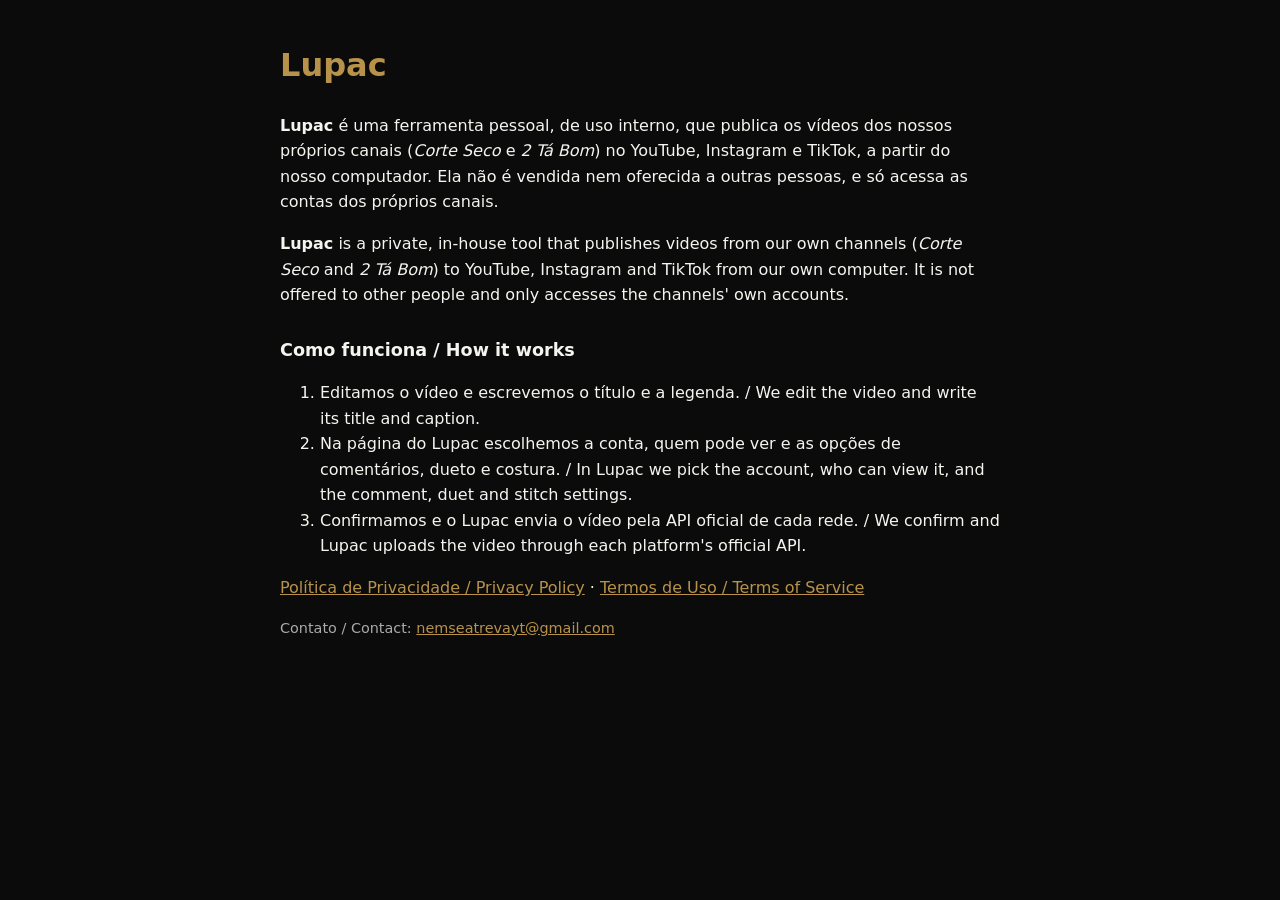
<file: index.html>
<!doctype html>
<html lang="pt-BR">
<head>
<meta charset="utf-8">
<meta name="viewport" content="width=device-width, initial-scale=1">
<title>Lupac</title>
<link rel="stylesheet" href="estilo.css">
</head>
<body>
<main>
<h1>Lupac</h1>
<p><strong>Lupac</strong> é uma ferramenta pessoal, de uso interno, que publica os vídeos dos nossos próprios canais
(<em>Corte Seco</em> e <em>2 Tá Bom</em>) no YouTube, Instagram e TikTok, a partir do nosso computador.
Ela não é vendida nem oferecida a outras pessoas, e só acessa as contas dos próprios canais.</p>
<p lang="en"><strong>Lupac</strong> is a private, in-house tool that publishes videos from our own channels
(<em>Corte Seco</em> and <em>2 Tá Bom</em>) to YouTube, Instagram and TikTok from our own computer. It is not offered
to other people and only accesses the channels' own accounts.</p>
<h2>Como funciona / How it works</h2>
<ol>
<li>Editamos o vídeo e escrevemos o título e a legenda. / We edit the video and write its title and caption.</li>
<li>Na página do Lupac escolhemos a conta, quem pode ver e as opções de comentários, dueto e costura. /
In Lupac we pick the account, who can view it, and the comment, duet and stitch settings.</li>
<li>Confirmamos e o Lupac envia o vídeo pela API oficial de cada rede. / We confirm and Lupac uploads the video through
each platform's official API.</li>
</ol>
<p><a href="privacidade.html">Política de Privacidade / Privacy Policy</a> ·
<a href="termos.html">Termos de Uso / Terms of Service</a></p>
<p class="contato">Contato / Contact: <a href="mailto:nemseatrevayt@gmail.com">nemseatrevayt@gmail.com</a></p>
</main>
</body>
</html>
</file>
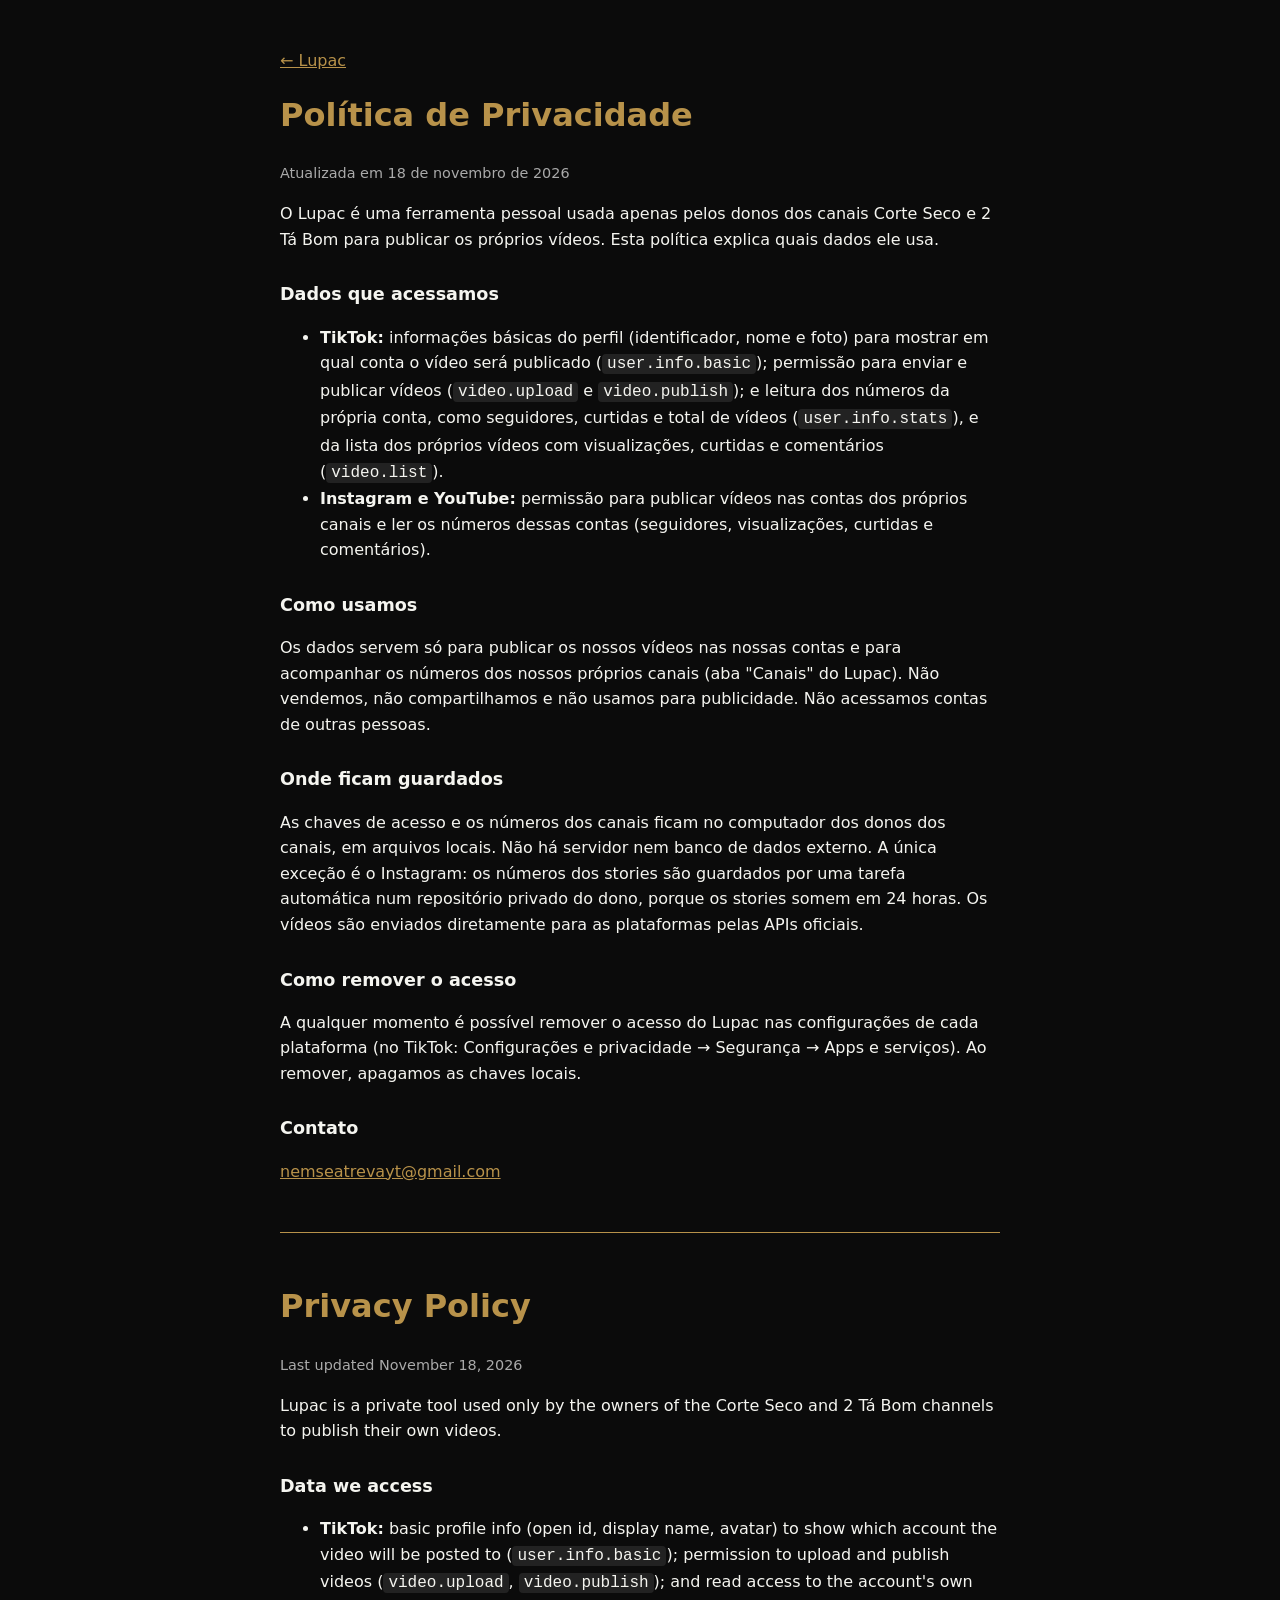
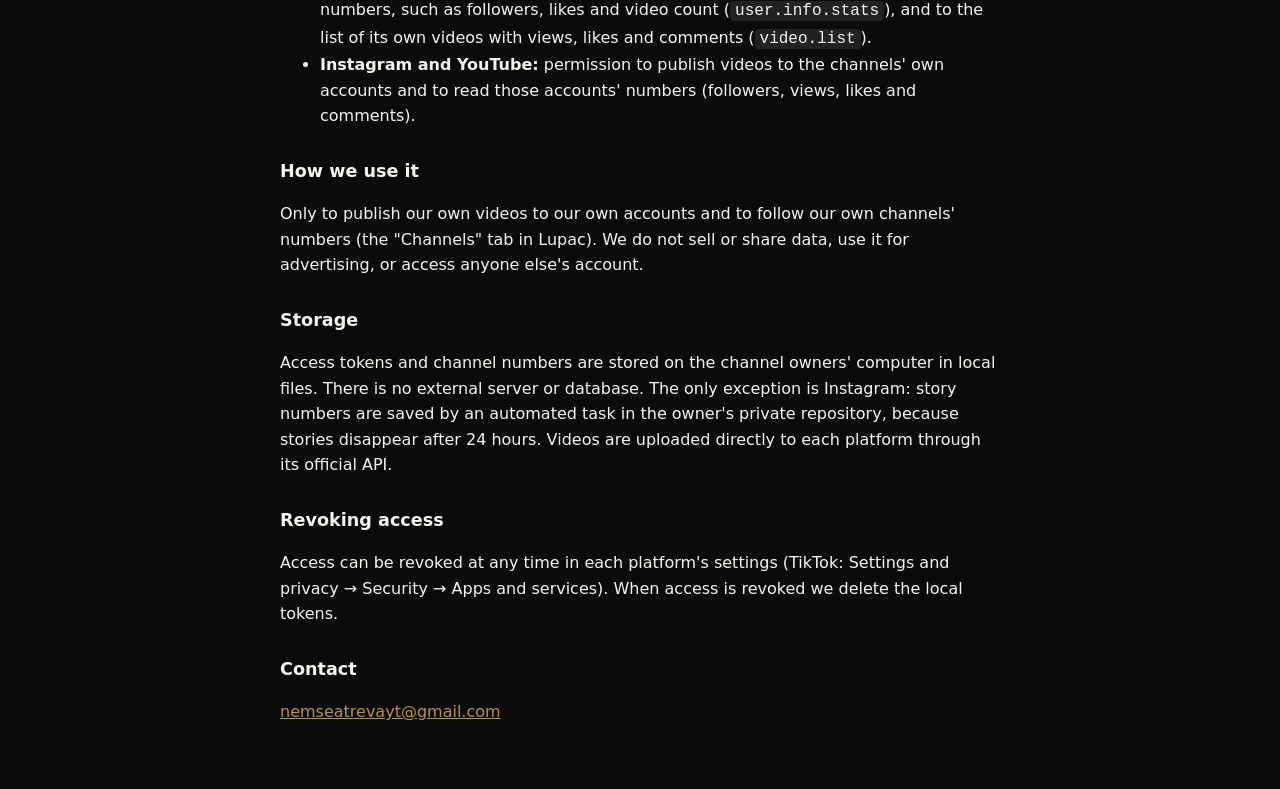
<file: privacidade.html>
<!doctype html>
<html lang="pt-BR">
<head>
<meta charset="utf-8">
<meta name="viewport" content="width=device-width, initial-scale=1">
<title>Lupac · Privacidade</title>
<link rel="stylesheet" href="estilo.css">
</head>
<body>
<main>
<p><a href="index.html">← Lupac</a></p>
<h1>Política de Privacidade</h1>
<p class="data">Atualizada em 18 de novembro de 2026</p>
<p>O Lupac é uma ferramenta pessoal usada apenas pelos donos dos canais Corte Seco e 2 Tá Bom para publicar os próprios
vídeos. Esta política explica quais dados ele usa.</p>
<h2>Dados que acessamos</h2>
<ul>
<li><strong>TikTok:</strong> informações básicas do perfil (identificador, nome e foto) para mostrar em qual conta o vídeo
será publicado (<code>user.info.basic</code>); permissão para enviar e publicar vídeos (<code>video.upload</code> e
<code>video.publish</code>); e leitura dos números da própria conta, como seguidores, curtidas e total de vídeos
(<code>user.info.stats</code>), e da lista dos próprios vídeos com visualizações, curtidas e comentários
(<code>video.list</code>).</li>
<li><strong>Instagram e YouTube:</strong> permissão para publicar vídeos nas contas dos próprios canais e ler os números
dessas contas (seguidores, visualizações, curtidas e comentários).</li>
</ul>
<h2>Como usamos</h2>
<p>Os dados servem só para publicar os nossos vídeos nas nossas contas e para acompanhar os números dos nossos próprios
canais (aba "Canais" do Lupac). Não vendemos, não compartilhamos e não usamos para publicidade. Não acessamos contas de
outras pessoas.</p>
<h2>Onde ficam guardados</h2>
<p>As chaves de acesso e os números dos canais ficam no computador dos donos dos canais, em arquivos locais. Não há
servidor nem banco de dados externo. A única exceção é o Instagram: os números dos stories são guardados por uma tarefa
automática num repositório privado do dono, porque os stories somem em 24 horas. Os vídeos são enviados diretamente para
as plataformas pelas APIs oficiais.</p>
<h2>Como remover o acesso</h2>
<p>A qualquer momento é possível remover o acesso do Lupac nas configurações de cada plataforma (no TikTok: Configurações
e privacidade → Segurança → Apps e serviços). Ao remover, apagamos as chaves locais.</p>
<h2>Contato</h2>
<p><a href="mailto:nemseatrevayt@gmail.com">nemseatrevayt@gmail.com</a></p>

<hr>
<h1 lang="en">Privacy Policy</h1>
<div lang="en">
<p class="data">Last updated November 18, 2026</p>
<p>Lupac is a private tool used only by the owners of the Corte Seco and 2 Tá Bom channels to publish their own videos.</p>
<h2>Data we access</h2>
<ul>
<li><strong>TikTok:</strong> basic profile info (open id, display name, avatar) to show which account the video will be
posted to (<code>user.info.basic</code>); permission to upload and publish videos (<code>video.upload</code>,
<code>video.publish</code>); and read access to the account's own numbers, such as followers, likes and video count
(<code>user.info.stats</code>), and to the list of its own videos with views, likes and comments
(<code>video.list</code>).</li>
<li><strong>Instagram and YouTube:</strong> permission to publish videos to the channels' own accounts and to read those
accounts' numbers (followers, views, likes and comments).</li>
</ul>
<h2>How we use it</h2>
<p>Only to publish our own videos to our own accounts and to follow our own channels' numbers (the "Channels" tab in
Lupac). We do not sell or share data, use it for advertising, or access anyone else's account.</p>
<h2>Storage</h2>
<p>Access tokens and channel numbers are stored on the channel owners' computer in local files. There is no external
server or database. The only exception is Instagram: story numbers are saved by an automated task in the owner's private
repository, because stories disappear after 24 hours. Videos are uploaded directly to each platform through its official
API.</p>
<h2>Revoking access</h2>
<p>Access can be revoked at any time in each platform's settings (TikTok: Settings and privacy → Security → Apps and
services). When access is revoked we delete the local tokens.</p>
<h2>Contact</h2>
<p><a href="mailto:nemseatrevayt@gmail.com">nemseatrevayt@gmail.com</a></p>
</div>
</main>
</body>
</html>
</file>
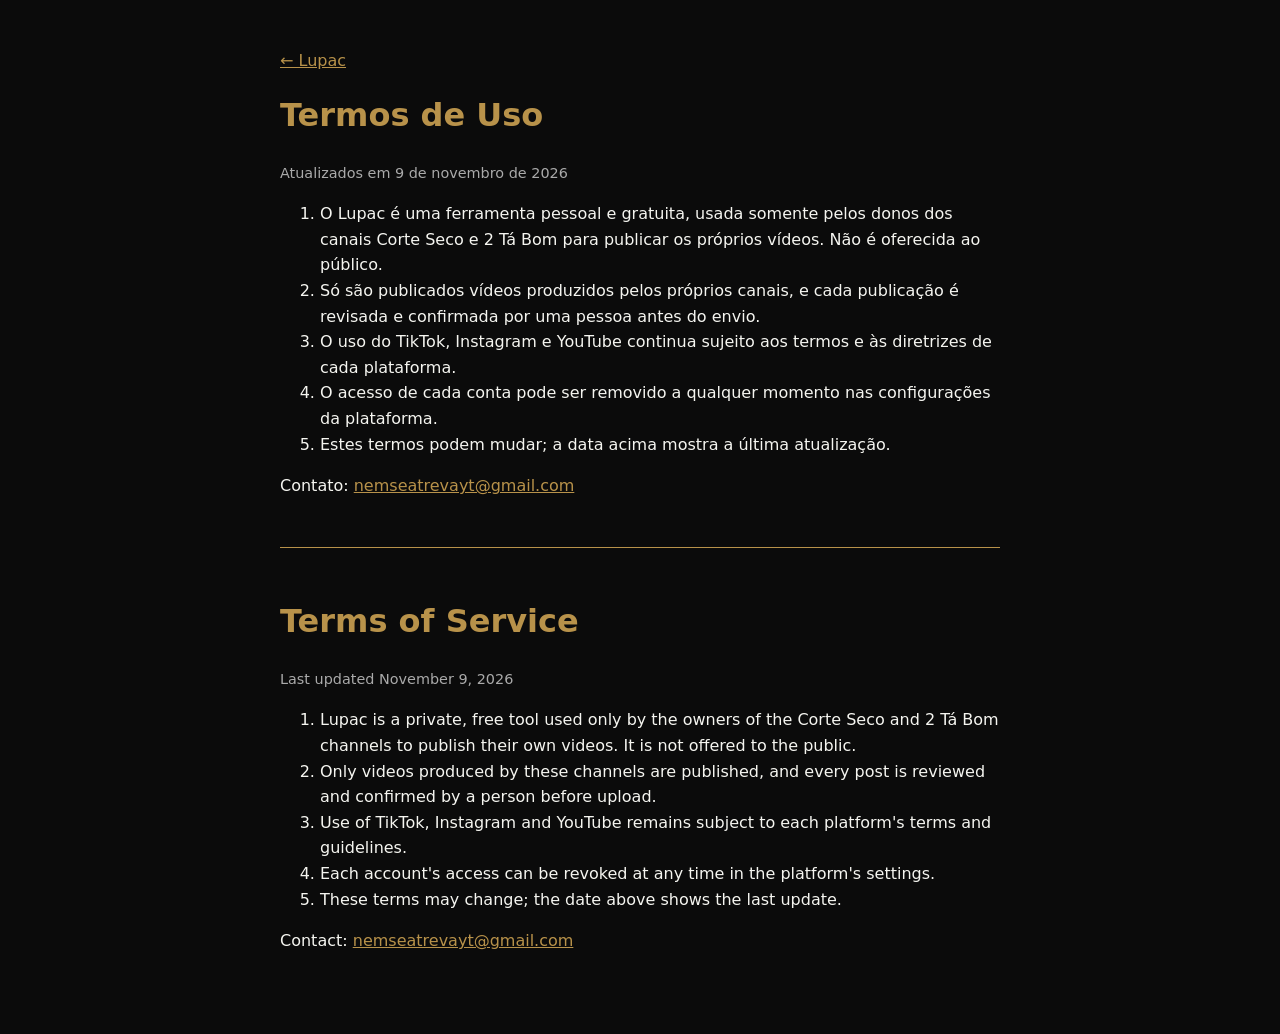
<file: termos.html>
<!doctype html>
<html lang="pt-BR">
<head>
<meta charset="utf-8">
<meta name="viewport" content="width=device-width, initial-scale=1">
<title>Lupac · Termos</title>
<link rel="stylesheet" href="estilo.css">
</head>
<body>
<main>
<p><a href="index.html">← Lupac</a></p>
<h1>Termos de Uso</h1>
<p class="data">Atualizados em 9 de novembro de 2026</p>
<ol>
<li>O Lupac é uma ferramenta pessoal e gratuita, usada somente pelos donos dos canais Corte Seco e 2 Tá Bom para publicar
os próprios vídeos. Não é oferecida ao público.</li>
<li>Só são publicados vídeos produzidos pelos próprios canais, e cada publicação é revisada e confirmada por uma pessoa
antes do envio.</li>
<li>O uso do TikTok, Instagram e YouTube continua sujeito aos termos e às diretrizes de cada plataforma.</li>
<li>O acesso de cada conta pode ser removido a qualquer momento nas configurações da plataforma.</li>
<li>Estes termos podem mudar; a data acima mostra a última atualização.</li>
</ol>
<p>Contato: <a href="mailto:nemseatrevayt@gmail.com">nemseatrevayt@gmail.com</a></p>

<hr>
<h1 lang="en">Terms of Service</h1>
<div lang="en">
<p class="data">Last updated November 9, 2026</p>
<ol>
<li>Lupac is a private, free tool used only by the owners of the Corte Seco and 2 Tá Bom channels to publish their own
videos. It is not offered to the public.</li>
<li>Only videos produced by these channels are published, and every post is reviewed and confirmed by a person before
upload.</li>
<li>Use of TikTok, Instagram and YouTube remains subject to each platform's terms and guidelines.</li>
<li>Each account's access can be revoked at any time in the platform's settings.</li>
<li>These terms may change; the date above shows the last update.</li>
</ol>
<p>Contact: <a href="mailto:nemseatrevayt@gmail.com">nemseatrevayt@gmail.com</a></p>
</div>
</main>
</body>
</html>
</file>
<file: estilo.css>
body { margin: 0; background: #0b0b0b; color: #f5f5f0; font: 16px/1.6 system-ui, sans-serif; }
main { max-width: 720px; margin: 0 auto; padding: 32px 16px 64px; }
h1 { color: #b8924a; margin-top: 8px; }
h2 { margin-top: 28px; font-size: 1.1rem; }
a { color: #b8924a; }
code { background: #222; padding: 1px 5px; border-radius: 4px; }
hr { border: 0; border-top: 1px solid #b8924a; margin: 48px 0; }
.data, .contato { color: #aaa; font-size: .9rem; }
</file>
